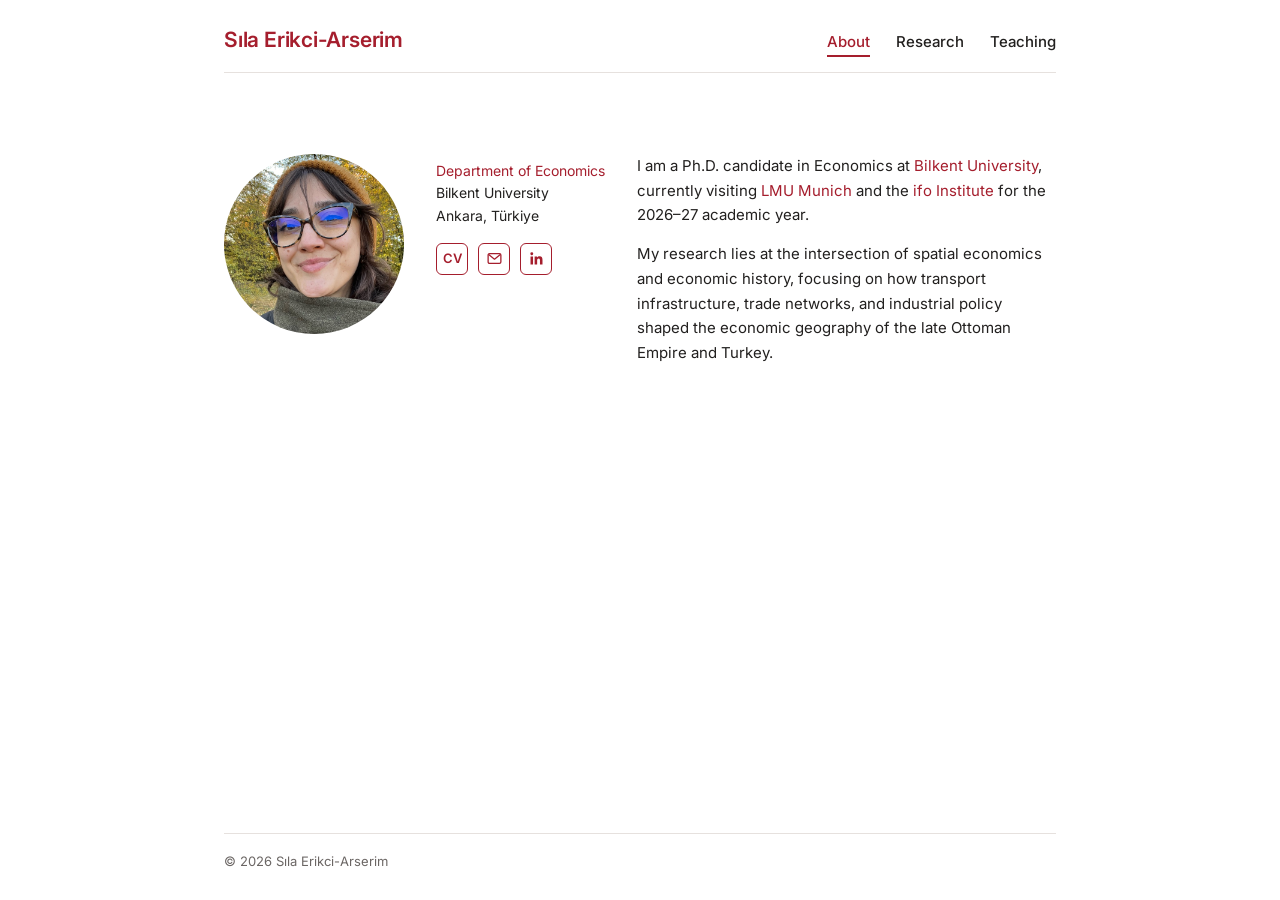
<file: index.html>
<!DOCTYPE html>
<html lang="en">
<head>
  <meta charset="utf-8">
  <meta name="google-site-verification" content="WlZb-XDrXDnVu0fLChhAtKLWrwhGtB_aZgJDJlMTz48">
  <meta name="viewport" content="width=device-width, initial-scale=1">
  <title>Sıla Erikci-Arserim</title>
  <meta name="description" content="Sıla Erikci-Arserim (Sila Erikci Arserim) — Ph.D. candidate in Economics at Bilkent University. Spatial economics, economic history, international trade, political economy.">
  <link rel="preconnect" href="https://fonts.googleapis.com">
  <link rel="preconnect" href="https://fonts.gstatic.com" crossorigin>
  <link href="https://fonts.googleapis.com/css2?family=IBM+Plex+Mono:wght@400;600&family=Inter:wght@400;500;600&display=swap" rel="stylesheet">
  <link rel="stylesheet" href="styles.css?v=2026-11-16i">
  <link rel="canonical" href="https://silaerikci.github.io/">
  <script type="application/ld+json">
{
  "@context": "https://schema.org",
  "@type": "Person",
  "name": "Sıla Erikci-Arserim",
  "alternateName": [
    "Sila Erikci-Arserim",
    "Sila Erikci Arserim",
    "Sıla Erikci Arserim",
    "Sıla Erikci",
    "Sila Erikci"
  ],
  "url": "https://silaerikci.github.io/",
  "image": "https://silaerikci.github.io/images/profile.jpg",
  "jobTitle": "Ph.D. Candidate in Economics",
  "affiliation": [
    {
      "@type": "CollegeOrUniversity",
      "name": "Bilkent University"
    },
    {
      "@type": "CollegeOrUniversity",
      "name": "LMU Munich"
    },
    {
      "@type": "ResearchOrganization",
      "name": "ifo Institute"
    }
  ],
  "knowsAbout": [
    "Spatial economics",
    "Economic history",
    "International trade",
    "Political economy"
  ],
  "sameAs": [
    "https://www.linkedin.com/in/s%C4%B1la-erikci-arserim-6b0295ab/",
    "https://github.com/silaerikci"
  ]
}
  </script>
</head>
<body>

  <header class="site-header">
    <div class="wrap">
      <p class="site-name"><a href="index.html">Sıla Erikci-Arserim</a></p>
      <nav class="site-nav" aria-label="Main">
        <ul>
          <li><a href="index.html" aria-current="page">About</a></li>
          <li><a href="research.html">Research</a></li>
          <li><a href="teaching.html">Teaching</a></li>
        </ul>
      </nav>
    </div>
  </header>

  <main class="home">
    <div class="wrap">
      <section class="about">

        <!-- PHOTO: to change it, replace images/profile.jpg with a new file of the same name -->
        <img class="profile-pic" src="images/profile.jpg" alt="Sıla Erikci-Arserim" width="180" height="180">

        <!-- CONTACT + LINKS -->
        <div class="contact">
          <p><a href="https://econ.bilkent.edu.tr/" target="_blank" rel="noopener">Department of Economics</a><br>
             Bilkent University<br>
             Ankara, Türkiye</p>
          <div class="icon-links">
            <!-- CV: the PDF goes in docs/ under exactly this file name -->
            <a class="icon-cv" href="docs/Erikci_Arserim_CV.pdf" target="_blank" rel="noopener" aria-label="Curriculum vitae (PDF)" title="CV">CV</a>
            <a href="mailto:sila.erikci@bilkent.edu.tr" aria-label="Email" title="sila.erikci@bilkent.edu.tr">
              <svg viewBox="0 0 24 24" aria-hidden="true"><rect x="3" y="5" width="18" height="14" rx="2" fill="none" stroke="currentColor" stroke-width="1.8"/><path d="M3.8 6.5 12 13l8.2-6.5" fill="none" stroke="currentColor" stroke-width="1.8" stroke-linejoin="round"/></svg>
            </a>
            <a href="https://www.linkedin.com/in/s%C4%B1la-erikci-arserim-6b0295ab/" target="_blank" rel="noopener" aria-label="LinkedIn" title="LinkedIn">
              <svg viewBox="0 0 24 24" aria-hidden="true"><path fill="currentColor" d="M20.45 20.45h-3.55v-5.57c0-1.33-.03-3.04-1.85-3.04-1.86 0-2.14 1.45-2.14 2.94v5.67H9.35V9h3.41v1.56h.05c.48-.9 1.64-1.85 3.37-1.85 3.6 0 4.27 2.37 4.27 5.46v6.28zM5.34 7.43a2.06 2.06 0 1 1 0-4.13 2.06 2.06 0 0 1 0 4.13zM7.12 20.45H3.56V9h3.56v11.45z"/></svg>
            </a>
          </div>
        </div>

        <!-- BIO -->
        <div class="bio">
          <p>I am a Ph.D. candidate in Economics at <a href="https://econ.bilkent.edu.tr/" target="_blank" rel="noopener">Bilkent University</a>, currently visiting <a href="https://www.econ.lmu.de/en/" target="_blank" rel="noopener">LMU Munich</a> and the <a href="https://www.ifo.de/en" target="_blank" rel="noopener">ifo Institute</a> for the <span class="nb">2026&ndash;27</span> academic year.</p>
          <p>My research lies at the intersection of spatial economics and economic history, focusing on how transport infrastructure, trade networks, and industrial policy shaped the economic geography of the late Ottoman Empire and Turkey.</p>
        </div>

      </section>
    </div>
  </main>

  <footer class="site-footer">
    <div class="wrap">&copy; 2026 Sıla Erikci-Arserim</div>
  </footer>

</body>
</html>
</file>
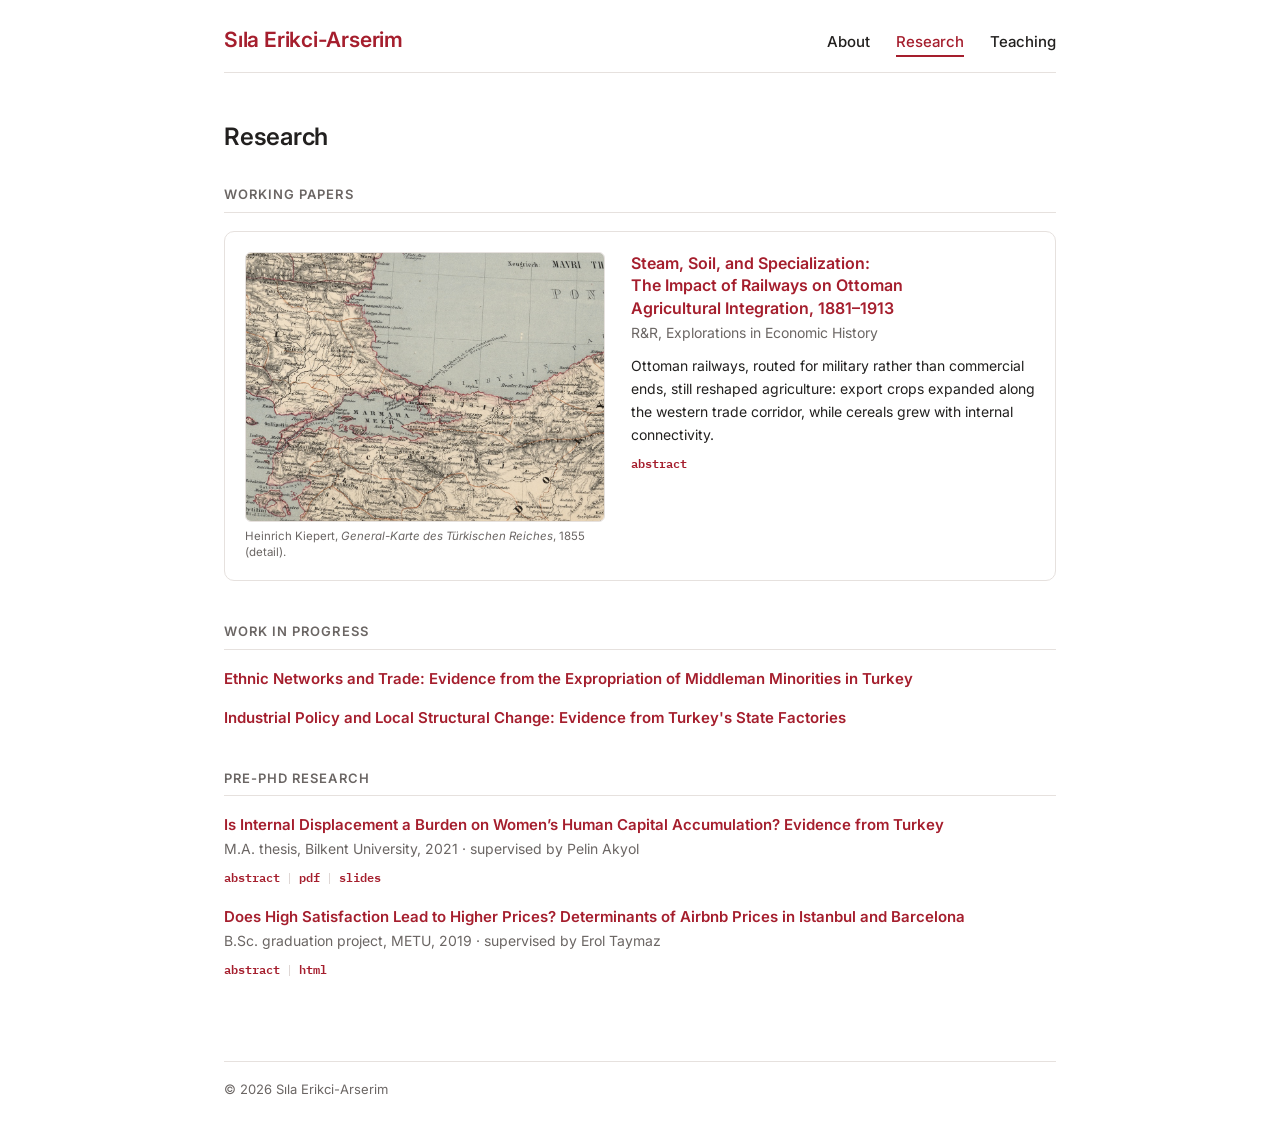
<file: research.html>
<!DOCTYPE html>
<html lang="en">
<head>
  <meta charset="utf-8">
  <meta name="viewport" content="width=device-width, initial-scale=1">
  <title>Research | Sıla Erikci-Arserim</title>
  <meta name="description" content="Working papers and work in progress by Sıla Erikci-Arserim.">
  <link rel="preconnect" href="https://fonts.googleapis.com">
  <link rel="preconnect" href="https://fonts.gstatic.com" crossorigin>
  <link href="https://fonts.googleapis.com/css2?family=IBM+Plex+Mono:wght@400;600&family=Inter:wght@400;500;600&display=swap" rel="stylesheet">
  <link rel="stylesheet" href="styles.css?v=2026-11-16i">
  <link rel="canonical" href="https://silaerikci.github.io/research.html">
</head>
<body>

  <header class="site-header">
    <div class="wrap">
      <p class="site-name"><a href="index.html">Sıla Erikci-Arserim</a></p>
      <nav class="site-nav" aria-label="Main">
        <ul>
          <li><a href="index.html">About</a></li>
          <li><a href="research.html" aria-current="page">Research</a></li>
          <li><a href="teaching.html">Teaching</a></li>
        </ul>
      </nav>
    </div>
  </header>

  <main>
    <div class="wrap">
      <h1 class="page-title">Research</h1>

      <h2 class="section-title">Working Papers</h2>

      <!-- FEATURED CARD: map left, text right, click-to-open abstract -->
      <article class="paper-card">
        <figure class="paper-thumb">
          <a href="images/kiepert_1855_istanbul_large.jpg" target="_blank" rel="noopener">
            <img src="images/kiepert_1855_istanbul.jpg" alt="Detail of Heinrich Kiepert's 1855 map of the Ottoman Empire showing Istanbul, the Sea of Marmara and Thrace" width="360" height="270">
          </a>
          <figcaption>Heinrich Kiepert, <em>General-Karte des Türkischen Reiches</em>, 1855 (detail).</figcaption>
        </figure>
        <div class="paper-body">
          <h3 class="paper-title">Steam, Soil, and Specialization: The Impact of Railways on Ottoman Agricultural Integration, 1881&ndash;1913</h3>
          <p class="paper-meta">R&amp;R, Explorations in Economic History</p>
          <!-- ONE-SENTENCE SUMMARY (draft) -->
          <p class="paper-summary">Ottoman railways, routed for military rather than commercial ends, still reshaped agriculture: export crops expanded along the western trade corridor, while cereals grew with internal connectivity.</p>
          <div class="pub-links"><button type="button" class="toggle-abstract" aria-expanded="false" aria-controls="abs-1">abstract</button></div>
          <p class="abstract" id="abs-1" hidden>This paper investigates whether the Ottoman Empire&rsquo;s strategically motivated railway network&mdash;financed by foreign capital and routed for military objectives rather than commercial demand&mdash;transformed agricultural production. Combining crop&ndash;county-level data from the 1909 and 1913 agricultural censuses with a novel GIS-based measure of market access changes during the main expansion period <span class="nb">(1881&ndash;1909)</span>, I estimate the elasticity of output with respect to market access using a Poisson Pseudo-Maximum Likelihood estimator. A 1 percent increase in market access raised agricultural production by approximately 0.12 percent; instrumental variable estimates yield a modestly larger elasticity of 0.17, consistent with strategic routing through less productive regions. Decomposing market access by destination type reveals a dual structure: export-oriented crops&mdash;cotton, tobacco, and opium&mdash;expanded where railways improved access to the empire&rsquo;s western trade corridor, while cereals grew through enhanced internal connectivity and contracted where the empire&rsquo;s European-side connectivity improved. These patterns are consistent with railways serving as a key channel linking the empire&rsquo;s agricultural periphery to westward trade routes, simultaneously facilitating export specialization and domestic market integration.</p>
        </div>
      </article>

      <h2 class="section-title">Work in Progress</h2>

      <!-- PLAIN LIST: to add a paper, copy one <article class="paper"> ... </article> block -->
      <div class="paper-list">
        <article class="paper">
          <h3 class="paper-title">Ethnic Networks and Trade: Evidence from the Expropriation of Middleman Minorities in Turkey</h3>
        </article>

        <article class="paper">
          <h3 class="paper-title">Industrial Policy and Local Structural Change: Evidence from Turkey's State Factories</h3>
        </article>

      </div>

      <h2 class="section-title">Pre-PhD Research</h2>

      <div class="paper-list">
        <article class="paper">
          <h3 class="paper-title">Is Internal Displacement a Burden on Women&rsquo;s Human Capital Accumulation? Evidence from Turkey</h3>
          <p class="paper-meta">M.A. thesis, Bilkent University, 2021 &middot; supervised by Pelin Akyol</p>
          <div class="pub-links"><button type="button" class="toggle-abstract" aria-expanded="false" aria-controls="abs-2">abstract</button><span class="sep" aria-hidden="true">|</span><a class="text-link" href="docs/Erikci_MA_Thesis_2021.pdf" target="_blank" rel="noopener">pdf</a><span class="sep" aria-hidden="true">|</span><a class="text-link" href="docs/Erikci_MA_Thesis_Slides_2021.pdf" target="_blank" rel="noopener">slides</a></div>
          <p class="abstract" id="abs-2" hidden>Over the last 35 years, Turkey has been fighting with an outlawed Kurdistan Workers&rsquo; Party (PKK) in East and Southeast Anatolia. The increasingly fierce struggle from the mid-80s to the late 90s led to thousands of internally displaced people. Using Turkey Demographic Health Survey, we define displaced women as those who migrated for security reasons from conflict regions between <span class="nb">1984&ndash;99</span> to understand the long-term impact of forced migration on the educational attainment of displaced women. Our results show that internal displacement decreases years of schooling by one year, and the detrimental effect mainly stems from the reduced level of primary and secondary school completion. We also investigate the mechanisms through which internal displacement affects educational outcomes and show that internal displacement increased the probability of working before the age of 15. We also find evidence that internal displacement decreased marriage age and increased the possibility of being in a forced marriage.</p>
        </article>

        <article class="paper">
          <h3 class="paper-title">Does High Satisfaction Lead to Higher Prices? Determinants of Airbnb Prices in Istanbul and Barcelona</h3>
          <p class="paper-meta">B.Sc. graduation project, METU, 2019 &middot; supervised by Erol Taymaz</p>
          <div class="pub-links"><button type="button" class="toggle-abstract" aria-expanded="false" aria-controls="abs-3">abstract</button><span class="sep" aria-hidden="true">|</span><a class="text-link" href="docs/Erikci_BSc_Project_2019.html" target="_blank" rel="noopener">html</a></div>
          <p class="abstract" id="abs-3" hidden>Airbnb guests rate their stay on cleanliness, location, communication, accuracy, value and check-in, and these ratings summarize overall guest satisfaction. Using March 2019 listings from Inside Airbnb, I estimate how property attributes, host attributes, rental rules and review ratings relate to nightly prices in Istanbul and Barcelona, separately for private rooms and entire homes. Higher satisfaction is associated with higher prices in Barcelona but not in Istanbul, where it is unrelated to the price of entire homes and associated with slightly lower prices for private rooms. Verified host identity, superhost status, stricter cancellation policies and instant booking are generally associated with higher prices.</p>
        </article>
      </div>

    </div>
  </main>

  <footer class="site-footer">
    <div class="wrap">&copy; 2026 Sıla Erikci-Arserim</div>
  </footer>

  <script>
    // abstract toggles (one per paper)
    document.querySelectorAll('.toggle-abstract').forEach(function (btn) {
      btn.addEventListener('click', function () {
        var box = document.getElementById(btn.getAttribute('aria-controls'));
        var open = btn.getAttribute('aria-expanded') === 'true';
        btn.setAttribute('aria-expanded', String(!open));
        box.hidden = open;
      });
    });
  </script>
</body>
</html>
</file>
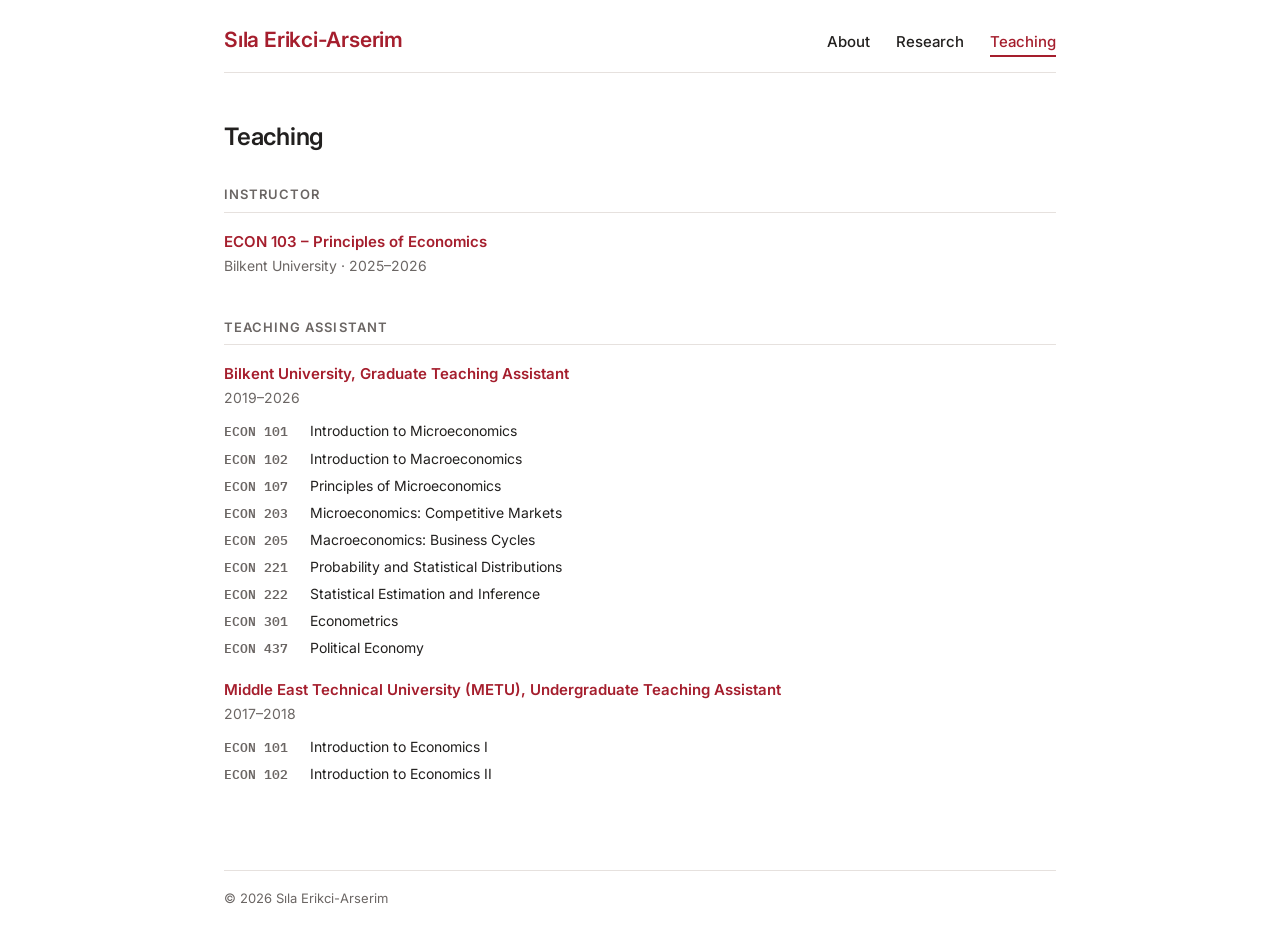
<file: teaching.html>
<!DOCTYPE html>
<html lang="en">
<head>
  <meta charset="utf-8">
  <meta name="viewport" content="width=device-width, initial-scale=1">
  <title>Teaching | Sıla Erikci-Arserim</title>
  <meta name="description" content="Teaching by Sıla Erikci-Arserim at Bilkent University and METU.">
  <link rel="preconnect" href="https://fonts.googleapis.com">
  <link rel="preconnect" href="https://fonts.gstatic.com" crossorigin>
  <link href="https://fonts.googleapis.com/css2?family=IBM+Plex+Mono:wght@400;600&family=Inter:wght@400;500;600&display=swap" rel="stylesheet">
  <link rel="stylesheet" href="styles.css?v=2026-11-16i">
  <link rel="canonical" href="https://silaerikci.github.io/teaching.html">
</head>
<body>

  <header class="site-header">
    <div class="wrap">
      <p class="site-name"><a href="index.html">Sıla Erikci-Arserim</a></p>
      <nav class="site-nav" aria-label="Main">
        <ul>
          <li><a href="index.html">About</a></li>
          <li><a href="research.html">Research</a></li>
          <li><a href="teaching.html" aria-current="page">Teaching</a></li>
        </ul>
      </nav>
    </div>
  </header>

  <main>
    <div class="wrap">
      <h1 class="page-title">Teaching</h1>

      <h2 class="section-title">Instructor</h2>

      <div class="paper-list">
        <article class="paper">
          <h3 class="paper-title">ECON 103 &ndash; Principles of Economics</h3>
          <p class="paper-meta">Bilkent University &middot; <span class="nb">2025&ndash;2026</span></p>
          <!-- MATERIALS: slides / problem sets can be listed here later -->
        </article>
      </div>

      <h2 class="section-title">Teaching Assistant</h2>

      <div class="paper-list">
        <article class="paper">
          <h3 class="paper-title">Bilkent University, Graduate Teaching Assistant</h3>
          <p class="paper-meta"><span class="nb">2019&ndash;2026</span></p>
          <ul class="course-list">
            <li><span class="course-code">ECON 101</span> Introduction to Microeconomics</li>
            <li><span class="course-code">ECON 102</span> Introduction to Macroeconomics</li>
            <li><span class="course-code">ECON 107</span> Principles of Microeconomics</li>
            <li><span class="course-code">ECON 203</span> Microeconomics: Competitive Markets</li>
            <li><span class="course-code">ECON 205</span> Macroeconomics: Business Cycles</li>
            <li><span class="course-code">ECON 221</span> Probability and Statistical Distributions</li>
            <li><span class="course-code">ECON 222</span> Statistical Estimation and Inference</li>
            <li><span class="course-code">ECON 301</span> Econometrics</li>
            <li><span class="course-code">ECON 437</span> Political Economy</li>
          </ul>
        </article>

        <article class="paper">
          <h3 class="paper-title">Middle East Technical University (METU), Undergraduate Teaching Assistant</h3>
          <p class="paper-meta"><span class="nb">2017&ndash;2018</span></p>
          <ul class="course-list">
            <li><span class="course-code">ECON 101</span> Introduction to Economics I</li>
            <li><span class="course-code">ECON 102</span> Introduction to Economics II</li>
          </ul>
        </article>
      </div>

    </div>
  </main>

  <footer class="site-footer">
    <div class="wrap">&copy; 2026 Sıla Erikci-Arserim</div>
  </footer>

</body>
</html>
</file>
<file: styles.css>
/* ------------------------------------------------------------------
   Sıla Erikci Arserim — personal site
   One stylesheet for every page. To change the accent colour,
   edit --accent below (it is the dark red from the CV).
------------------------------------------------------------------ */

:root {
  --accent: #a51e2d;          /* CV red: RGB(165, 30, 45) */
  --accent-dark: #7d1622;
  --text: #22201f;
  --muted: #6b6664;
  --rule: #e6e1de;
  --bg: #ffffff;
  --page-width: 880px;
}

* { box-sizing: border-box; }

html { -webkit-text-size-adjust: 100%; }

body {
  margin: 0;
  background: var(--bg);
  color: var(--text);
  font-family: 'Inter', system-ui, -apple-system, 'Segoe UI', sans-serif;
  font-size: 15px;
  line-height: 1.65;
  /* keep the footer at the bottom of the window on short pages */
  display: flex;
  flex-direction: column;
  min-height: 100vh;
}

a {
  color: var(--accent);
  text-decoration: none;
}
a:hover { color: var(--accent-dark); text-decoration: underline; }
a:focus-visible {
  outline: 2px solid var(--accent);
  outline-offset: 2px;
  border-radius: 2px;
}

.wrap {
  max-width: var(--page-width);
  margin: 0 auto;
  padding: 0 24px;
}

/* ---------- Header: name left, menu right ---------- */

/* Header and footer rules span the text column only (from the name to the menu), Teti-style */
.site-header .wrap,
.site-footer .wrap { position: relative; }
.site-header .wrap::after,
.site-footer .wrap::before {
  content: "";
  position: absolute;
  left: 24px;
  right: 24px;
  height: 1px;
  background: var(--rule);
}
.site-header .wrap::after { bottom: 0; }
.site-footer .wrap::before { top: 0; }

.site-header .wrap {
  display: flex;
  align-items: baseline;
  justify-content: space-between;
  gap: 16px;
  padding-top: 26px;
  padding-bottom: 18px;
}

.site-name {
  margin: 0;
  font-size: 21px;
  font-weight: 600;
  letter-spacing: -0.01em;
  line-height: 1.3;
}
.site-name a { color: var(--accent); }
.site-name a:hover { text-decoration: none; color: var(--accent-dark); }

.site-nav ul {
  display: flex;
  gap: 26px;
  margin: 0;
  padding: 0;
  list-style: none;
}
.site-nav a {
  color: var(--text);
  font-size: 15px;
  font-weight: 500;
  padding-bottom: 4px;
  border-bottom: 2px solid transparent;
}
.site-nav a:hover { color: var(--accent); text-decoration: none; }
.site-nav a[aria-current="page"] {
  color: var(--accent);
  border-bottom-color: var(--accent);
}

/* ---------- About page: photo | contact | bio ---------- */

main { flex: 1 0 auto; padding: 44px 0 64px; }

/* About page: content at the top, a little more air on tall screens */
main.home { padding-top: clamp(44px, 9vh, 110px); }

.about {
  display: grid;
  grid-template-columns: 180px auto 1fr;
  column-gap: 32px;
  align-items: start;
}

.profile-pic {
  width: 180px;
  height: 180px;
  border-radius: 50%;
  object-fit: cover;
  display: block;
}

.contact {
  font-size: 14px;
  line-height: 1.6;
  padding-top: 6px;
  white-space: nowrap;
}
.contact p { margin: 0 0 12px; }
.contact > p:first-child { margin-top: 0; }

.icon-links {
  display: flex;
  gap: 10px;
  margin-top: 16px;
}
.icon-links a {
  display: inline-flex;
  align-items: center;
  justify-content: center;
  width: 32px;
  height: 32px;
  border: 1.5px solid var(--accent);
  border-radius: 6px;
  color: var(--accent);
  font-size: 13px;
  font-weight: 600;
  line-height: 1;
}
.icon-links svg { width: 17px; height: 17px; display: block; }
.icon-links a:hover {
  background: var(--accent);
  color: #fff;
  text-decoration: none;
}

.bio p { margin: 0 0 14px; }
.bio p:last-child { margin-bottom: 0; }

/* ---------- Research page ---------- */

.page-title {
  margin: 0 0 8px;
  font-size: 24px;
  font-weight: 600;
  letter-spacing: -0.01em;
}

.section-title {
  margin: 40px 0 18px;
  padding-bottom: 6px;
  border-bottom: 1px solid var(--rule);
  color: var(--muted);
  font-size: 13px;
  font-weight: 600;
  letter-spacing: 0.08em;
  text-transform: uppercase;
}
.section-title:first-of-type { margin-top: 28px; }

.paper { margin: 0 0 26px; }
.paper:last-child { margin-bottom: 0; }

.paper-title {
  margin: 0 0 2px;
  color: var(--accent);
  font-size: 16px;
  font-weight: 600;
  line-height: 1.4;
  text-wrap: balance;
}
.paper-meta {
  margin: 0;
  color: var(--muted);
  font-size: 14px;
}
.paper-meta em { color: var(--text); }
.paper-summary {
  margin: 8px 0 0;
  font-size: 14px;
  max-width: 68ch;
}

/* Featured paper card: map on the left, text on the right */
.paper-card {
  display: flex;
  gap: 26px;
  align-items: flex-start;
  margin: 0 0 26px;
  padding: 20px;
  border: 1px solid var(--rule);
  border-radius: 10px;
  background: #fff;
  transition: box-shadow .2s ease, border-color .2s ease;
}
.paper-card:hover {
  border-color: #d6cfcb;
  box-shadow: 0 6px 18px rgba(60, 30, 30, .08);
}
.paper-thumb {
  flex: 0 0 360px;
  display: block;
  margin: 0;
}
.paper-thumb img {
  display: block;
  width: 360px;
  height: auto;
  border: 1px solid var(--rule);
  border-radius: 6px;
}
.paper-thumb figcaption {
  margin-top: 6px;
  color: var(--muted);
  font-size: 11.5px;
  line-height: 1.4;
}
.paper-card .paper-body { flex: 1; min-width: 0; }
.paper-card .paper-summary { margin-top: 10px; }

/* Links row under each paper, Teti-style: abstract | pdf | slides */
.pub-links {
  margin-top: 8px;
  display: flex;
  flex-wrap: wrap;
  align-items: baseline;
  font-family: 'IBM Plex Mono', ui-monospace, monospace;
  font-size: 11.5px;
  font-weight: 600;
  line-height: 1.6;
}
.pub-links .sep {
  margin: 0 6px;
  color: #d8cfcc;
  font-weight: 400;
}
.text-link,
.toggle-abstract {
  color: var(--accent);
  text-decoration: none;
}
.toggle-abstract {
  padding: 0;
  border: 0;
  background: none;
  font: inherit;
  cursor: pointer;
}
.text-link:hover,
.toggle-abstract:hover {
  color: var(--accent-dark);
  text-decoration: underline;
  text-underline-offset: 3px;
}
.toggle-abstract:focus-visible {
  outline: 2px solid var(--accent);
  outline-offset: 2px;
  border-radius: 2px;
}
.abstract {
  margin: 10px 0 0;
  color: #4a4544;
  font-size: 13px;
  line-height: 1.65;
  max-width: 76ch;
}

/* Plain list entries (Teti-style) */
.paper-list .paper { margin-bottom: 18px; }
.paper-list .paper-title { font-size: 15px; }

@media (max-width: 720px) {
  .paper-card { flex-direction: column; gap: 16px; padding: 16px; }
  .paper-thumb { flex-basis: auto; width: 100%; }
  .paper-thumb img { width: 100%; }
}


/* Teaching: course code + name list */
.course-list {
  margin: 8px 0 0;
  padding: 0;
  list-style: none;
  font-size: 14px;
}
.course-list li { padding: 2px 0; }
.course-code {
  display: inline-block;
  min-width: 82px;
  color: var(--muted);
  font-family: 'IBM Plex Mono', ui-monospace, monospace;
  font-size: 12.5px;
  font-weight: 600;
}

.nb { white-space: nowrap; }

/* ---------- Footer ---------- */

.site-footer {
  color: var(--muted);
  font-size: 13px;
}
.site-footer .wrap { padding-top: 18px; padding-bottom: 28px; }

/* ---------- Phones and narrow windows ---------- */

@media (max-width: 720px) {
  .site-header .wrap {
    flex-wrap: wrap;
    padding-top: 20px;
    padding-bottom: 14px;
  }
  .site-nav ul { gap: 20px; }

  main { padding: 30px 0 48px; }

  .about {
    grid-template-columns: 120px 1fr;
    column-gap: 20px;
    row-gap: 24px;
  }
  .profile-pic { width: 120px; height: 120px; }
  .contact { white-space: normal; padding-top: 0; }
  .bio { grid-column: 1 / -1; }
}
</file>
